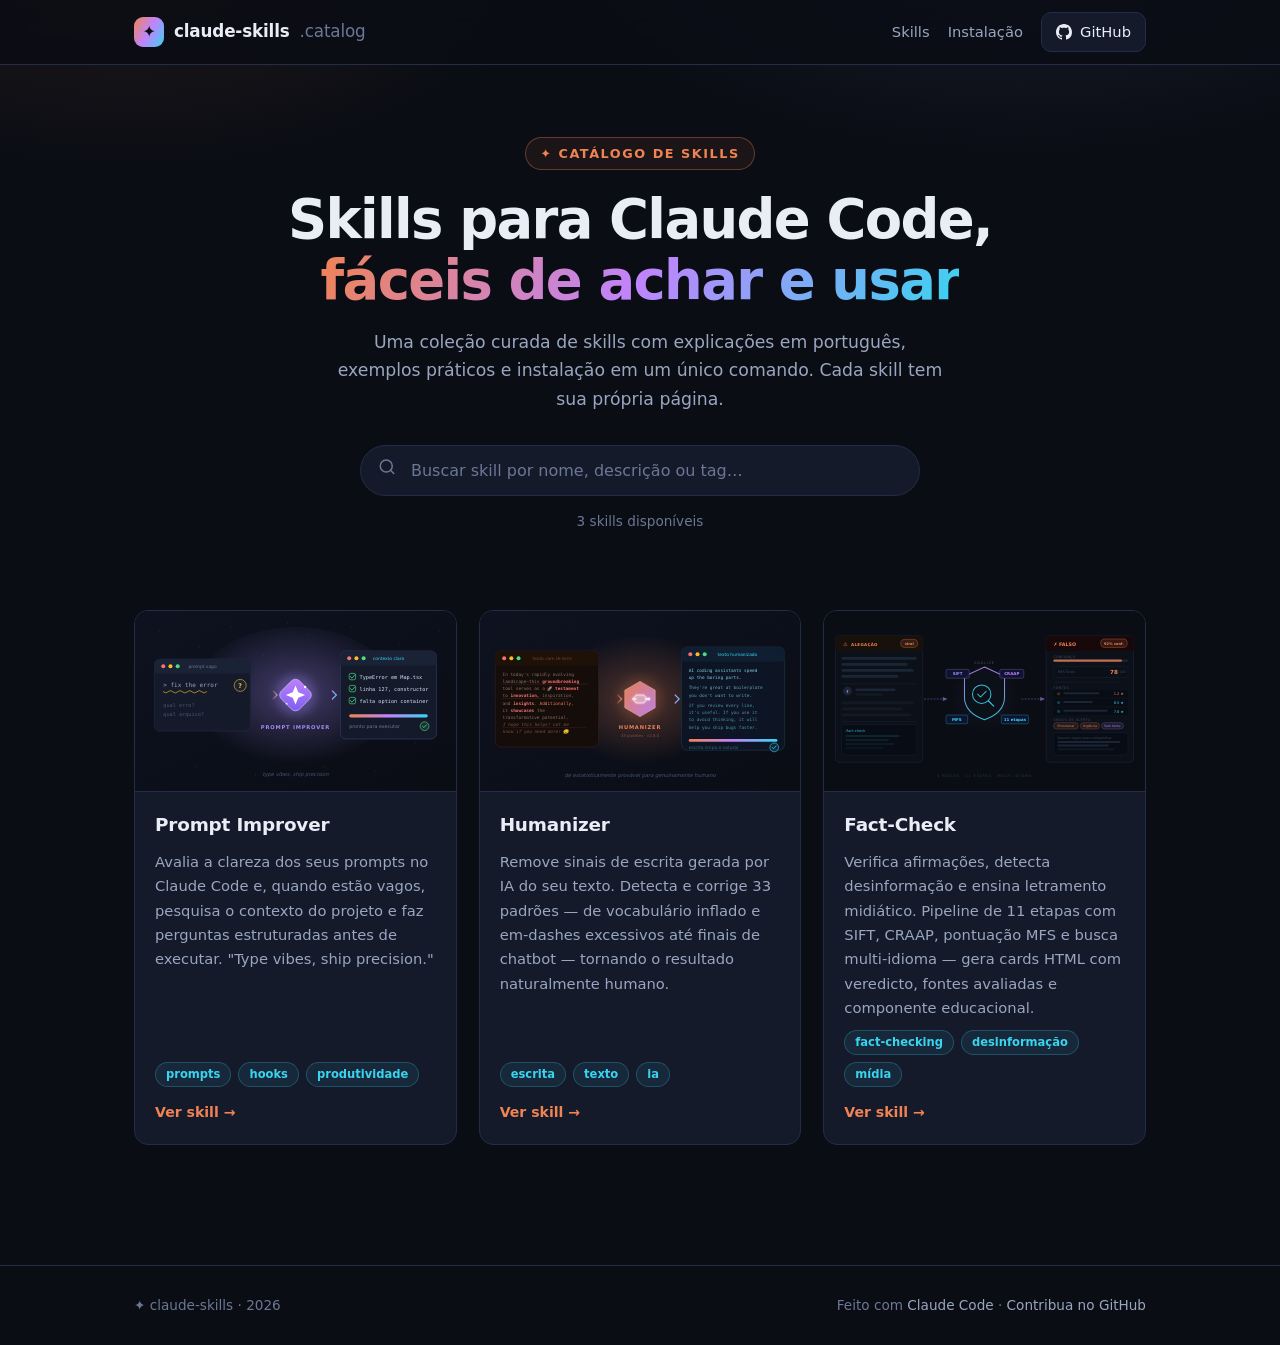
<file: docs/index.html>
<!DOCTYPE html>
<html lang="pt-BR">
<head>
  <meta charset="UTF-8">
  <meta name="viewport" content="width=device-width, initial-scale=1.0">
  <title>Claude Skills — Catálogo de skills para Claude Code</title>
  <meta name="description" content="Catálogo de skills para Claude Code: encontre, entenda e instale skills com exemplos práticos.">
  <link rel="stylesheet" href="assets/style.css">
  <link rel="icon" href="data:image/svg+xml,<svg xmlns='http://www.w3.org/2000/svg' viewBox='0 0 100 100'><text y='80' font-size='80'>✦</text></svg>">
</head>
<body>

  <header class="site-header">
    <div class="container">
      <a class="logo" href="index.html">
        <span class="spark">✦</span>
        claude-skills<span class="tld">.catalog</span>
      </a>
      <nav class="header-nav">
        <a href="#skills" class="nav-label">Skills</a>
        <a href="https://github.com/SamuelASantos/claude-skills#-instalação" class="nav-label">Instalação</a>
        <a class="btn-gh" href="https://github.com/SamuelASantos/claude-skills" target="_blank" rel="noopener">
          <svg width="16" height="16" viewBox="0 0 16 16" fill="currentColor"><path d="M8 0C3.58 0 0 3.58 0 8c0 3.54 2.29 6.53 5.47 7.59.4.07.55-.17.55-.38 0-.19-.01-.82-.01-1.49-2.01.37-2.53-.49-2.69-.94-.09-.23-.48-.94-.82-1.13-.28-.15-.68-.52-.01-.53.63-.01 1.08.58 1.23.82.72 1.21 1.87.87 2.33.66.07-.52.28-.87.51-1.07-1.78-.2-3.64-.89-3.64-3.95 0-.87.31-1.59.82-2.15-.08-.2-.36-1.02.08-2.12 0 0 .67-.21 2.2.82.64-.18 1.32-.27 2-.27s1.36.09 2 .27c1.53-1.04 2.2-.82 2.2-.82.44 1.1.16 1.92.08 2.12.51.56.82 1.27.82 2.15 0 3.07-1.87 3.75-3.65 3.95.29.25.54.73.54 1.48 0 1.07-.01 1.93-.01 2.2 0 .21.15.46.55.38A8.01 8.01 0 0 0 16 8c0-4.42-3.58-8-8-8z"/></svg>
          GitHub
        </a>
      </nav>
    </div>
  </header>

  <main>
    <section class="hero">
      <div class="container">
        <span class="eyebrow">✦ Catálogo de Skills</span>
        <h1>Skills para Claude Code,<br><span class="grad">fáceis de achar e usar</span></h1>
        <p class="lead">
          Uma coleção curada de skills com explicações em português, exemplos práticos
          e instalação em um único comando. Cada skill tem sua própria página.
        </p>
        <div class="search-wrap">
          <span class="icon">
            <svg width="18" height="18" viewBox="0 0 24 24" fill="none" stroke="currentColor" stroke-width="2" stroke-linecap="round"><circle cx="11" cy="11" r="8"/><path d="m21 21-4.3-4.3"/></svg>
          </span>
          <input id="search" type="search" placeholder="Buscar skill por nome, descrição ou tag…" autocomplete="off">
        </div>
        <p class="search-meta"><span id="count"></span></p>
      </div>
    </section>

    <section id="skills" class="skills-section">
      <div class="container">
        <div id="grid" class="skills-grid"></div>
        <p id="empty" class="empty-state">Nenhuma skill encontrada para essa busca. 🔍</p>
      </div>
    </section>
  </main>

  <footer class="site-footer">
    <div class="container">
      <span>✦ claude-skills · <span data-year></span></span>
      <span>Feito com <a href="https://claude.com/claude-code" target="_blank" rel="noopener">Claude Code</a> · <a href="https://github.com/SamuelASantos/claude-skills" target="_blank" rel="noopener">Contribua no GitHub</a></span>
    </div>
  </footer>

  <script src="assets/skills-data.js"></script>
  <script src="assets/site.js"></script>
  <script>
    const grid = document.getElementById("grid");
    const empty = document.getElementById("empty");
    const count = document.getElementById("count");
    const search = document.getElementById("search");

    function cardHTML(s) {
      return `
        <a class="skill-card" href="skills/${s.slug}.html">
          <div class="thumb"><img src="assets/img/${s.slug}.svg" alt="Ilustração da skill ${s.name}" loading="lazy"></div>
          <div class="body">
            <h3>${s.name}</h3>
            <p>${s.summary}</p>
            <div class="tags">${s.tags.map(t => `<span class="tag">${t}</span>`).join("")}</div>
            <span class="card-cta">Ver skill →</span>
          </div>
        </a>`;
    }

    function render(list) {
      grid.innerHTML = list.map(cardHTML).join("");
      empty.style.display = list.length ? "none" : "block";
      count.textContent = list.length === 1
        ? "1 skill disponível"
        : `${list.length} skills disponíveis`;
    }

    search.addEventListener("input", () => {
      const q = search.value.trim().toLowerCase();
      render(SKILLS.filter(s =>
        !q ||
        s.name.toLowerCase().includes(q) ||
        s.summary.toLowerCase().includes(q) ||
        s.tags.some(t => t.toLowerCase().includes(q))
      ));
    });

    render(SKILLS);
  </script>
</body>
</html>
</file>
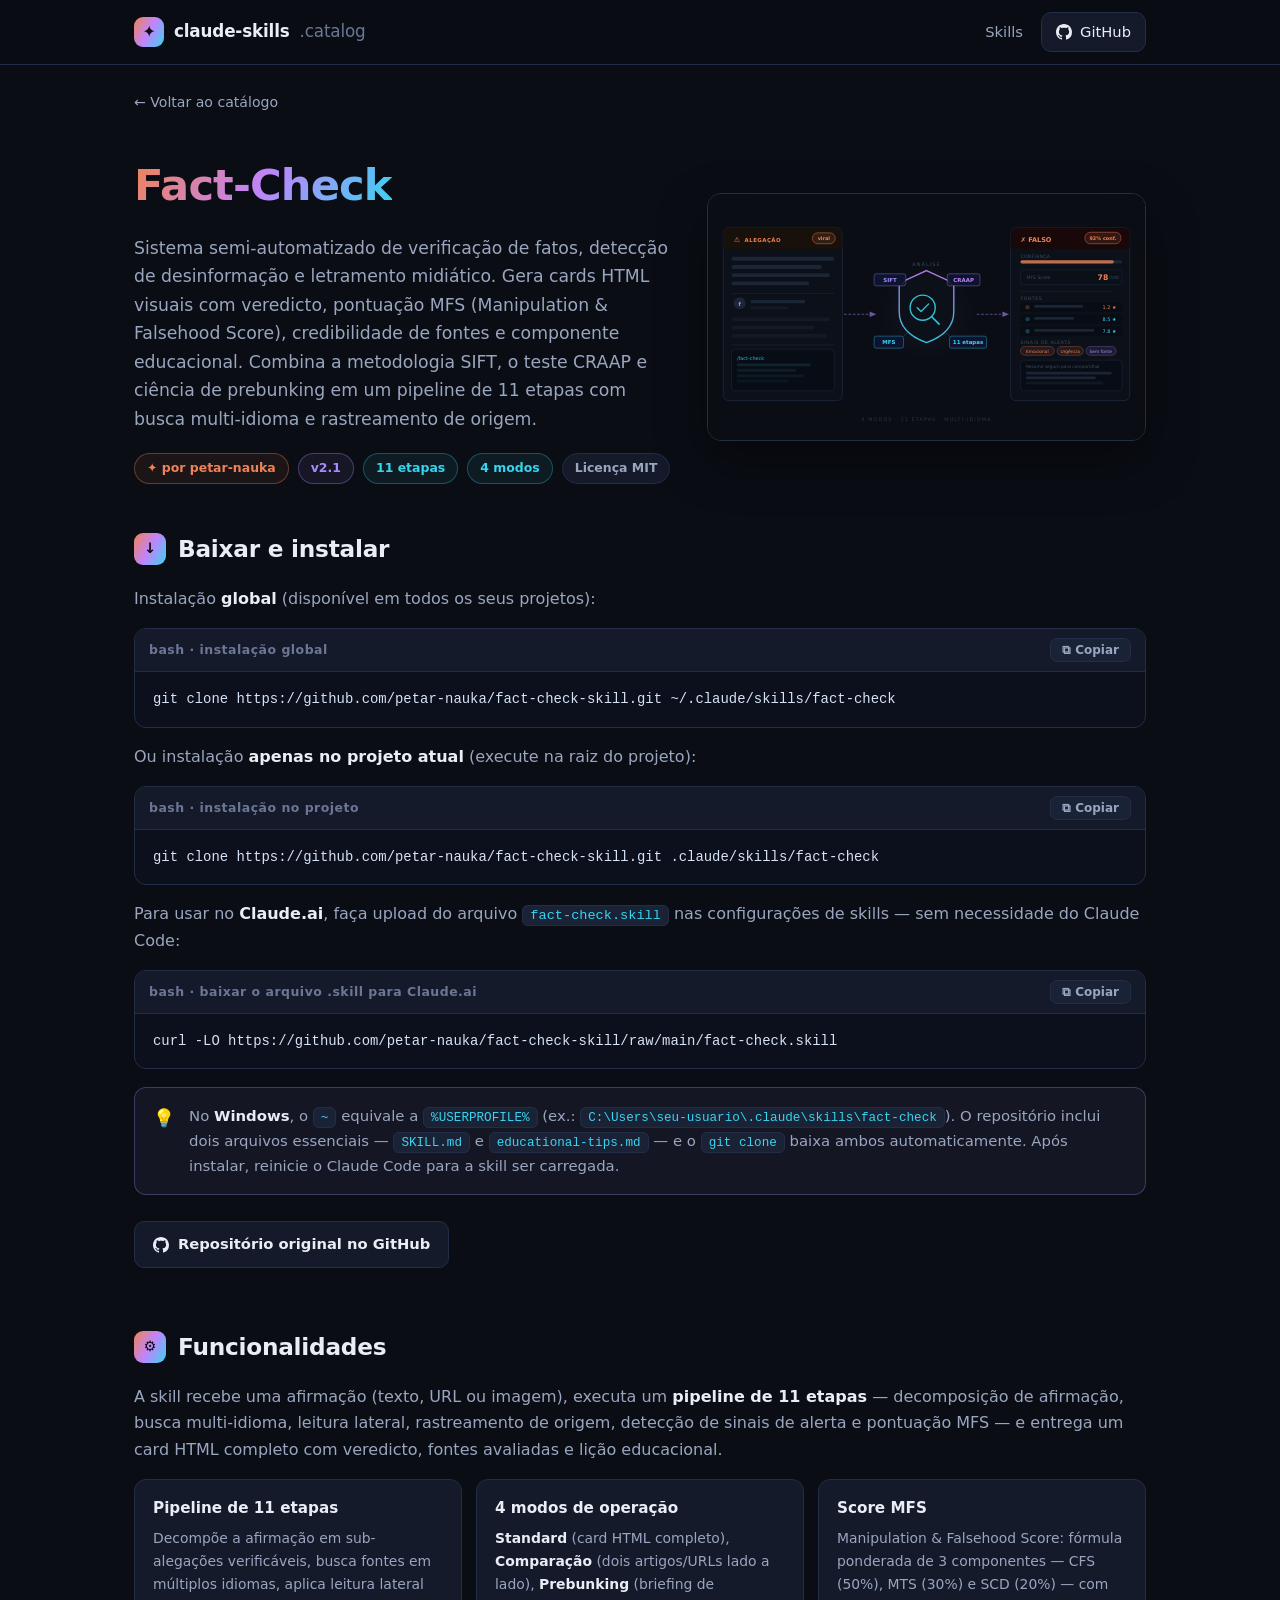
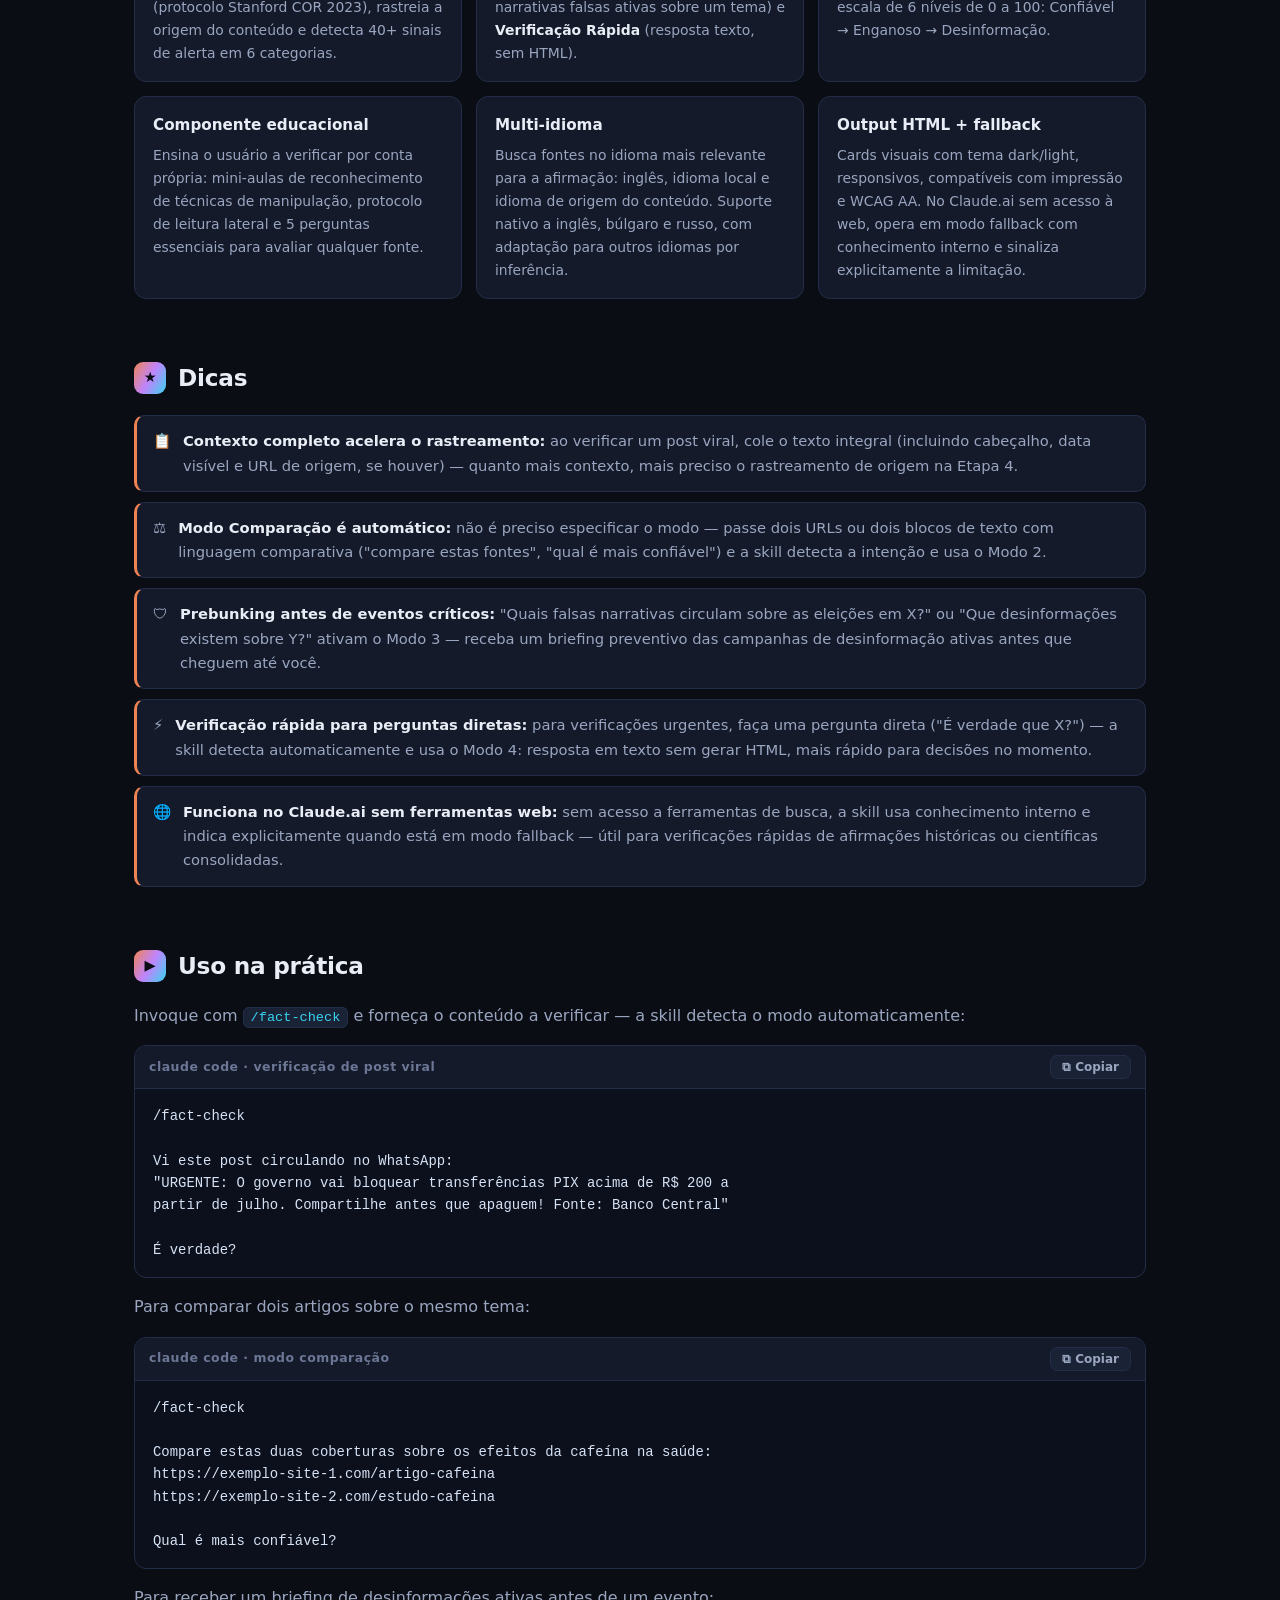
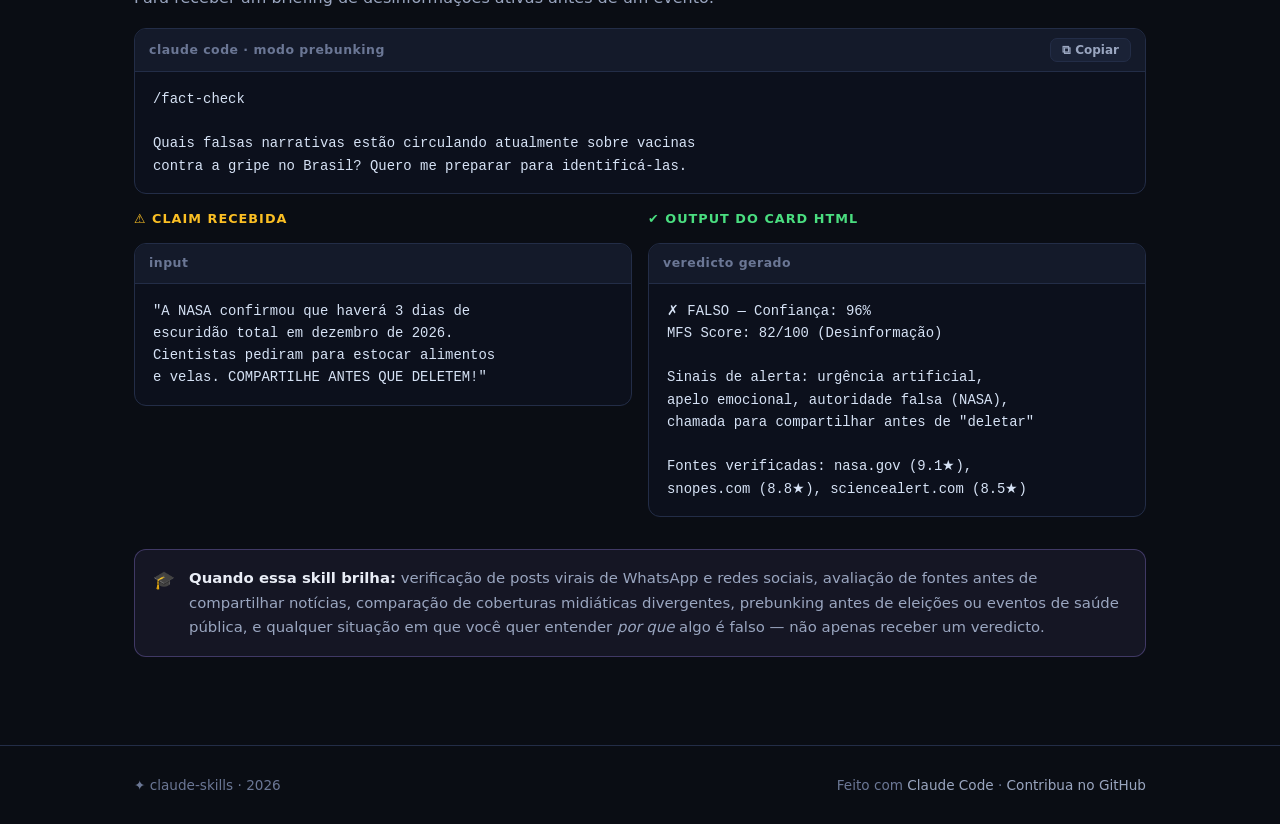
<file: docs/skills/fact-check.html>
<!DOCTYPE html>
<html lang="pt-BR">
<head>
  <meta charset="UTF-8">
  <meta name="viewport" content="width=device-width, initial-scale=1.0">
  <title>Fact-Check — Claude Skills</title>
  <meta name="description" content="Skill de verificação de fatos, detecção de desinformação e letramento midiático. Pipeline de 11 etapas com SIFT, CRAAP, pontuação MFS, busca multi-idioma e cards HTML visuais.">
  <link rel="stylesheet" href="../assets/style.css">
  <link rel="icon" href="data:image/svg+xml,<svg xmlns='http://www.w3.org/2000/svg' viewBox='0 0 100 100'><text y='80' font-size='80'>✦</text></svg>">
</head>
<body>

  <header class="site-header">
    <div class="container">
      <a class="logo" href="../index.html">
        <span class="spark">✦</span>
        claude-skills<span class="tld">.catalog</span>
      </a>
      <nav class="header-nav">
        <a href="../index.html#skills" class="nav-label">Skills</a>
        <a class="btn-gh" href="https://github.com/SamuelASantos/claude-skills" target="_blank" rel="noopener">
          <svg width="16" height="16" viewBox="0 0 16 16" fill="currentColor"><path d="M8 0C3.58 0 0 3.58 0 8c0 3.54 2.29 6.53 5.47 7.59.4.07.55-.17.55-.38 0-.19-.01-.82-.01-1.49-2.01.37-2.53-.49-2.69-.94-.09-.23-.48-.94-.82-1.13-.28-.15-.68-.52-.01-.53.63-.01 1.08.58 1.23.82.72 1.21 1.87.87 2.33.66.07-.52.28-.87.51-1.07-1.78-.2-3.64-.89-3.64-3.95 0-.87.31-1.59.82-2.15-.08-.2-.36-1.02.08-2.12 0 0 .67-.21 2.2.82.64-.18 1.32-.27 2-.27s1.36.09 2 .27c1.53-1.04 2.2-.82 2.2-.82.44 1.1.16 1.92.08 2.12.51.56.82 1.27.82 2.15 0 3.07-1.87 3.75-3.65 3.95.29.25.54.73.54 1.48 0 1.07-.01 1.93-.01 2.2 0 .21.15.46.55.38A8.01 8.01 0 0 0 16 8c0-4.42-3.58-8-8-8z"/></svg>
          GitHub
        </a>
      </nav>
    </div>
  </header>

  <main>
    <div class="container">

      <nav class="breadcrumb">
        <a href="../index.html">← Voltar ao catálogo</a>
      </nav>

      <!-- Nome + Resumo -->
      <section class="skill-hero">
        <div>
          <h1><span class="grad">Fact-Check</span></h1>
          <p class="summary">
            Sistema semi-automatizado de verificação de fatos, detecção de desinformação
            e letramento midiático. Gera cards HTML visuais com veredicto, pontuação MFS
            (Manipulation &amp; Falsehood Score), credibilidade de fontes e componente
            educacional. Combina a metodologia SIFT, o teste CRAAP e ciência de prebunking
            em um pipeline de 11 etapas com busca multi-idioma e rastreamento de origem.
          </p>
          <div class="badges">
            <span class="badge accent">✦ por petar-nauka</span>
            <span class="badge violet">v2.1</span>
            <span class="badge cyan">11 etapas</span>
            <span class="badge cyan">4 modos</span>
            <span class="badge">Licença MIT</span>
          </div>
        </div>
        <div class="art">
          <img src="../assets/img/fact-check.svg" alt="Ilustração: pipeline de verificação de fatos com claim de entrada, análise SIFT/CRAAP/MFS no centro e card de veredicto na saída">
        </div>
      </section>

      <!-- Download -->
      <section class="section" id="download">
        <h2><span class="num">↓</span> Baixar e instalar</h2>
        <p>Instalação <strong>global</strong> (disponível em todos os seus projetos):</p>
        <div class="code-block">
          <div class="code-head">
            <span>bash · instalação global</span>
            <button class="copy-btn">⧉ Copiar</button>
          </div>
          <pre>git clone https://github.com/petar-nauka/fact-check-skill.git ~/.claude/skills/fact-check</pre>
        </div>

        <p>Ou instalação <strong>apenas no projeto atual</strong> (execute na raiz do projeto):</p>
        <div class="code-block">
          <div class="code-head">
            <span>bash · instalação no projeto</span>
            <button class="copy-btn">⧉ Copiar</button>
          </div>
          <pre>git clone https://github.com/petar-nauka/fact-check-skill.git .claude/skills/fact-check</pre>
        </div>

        <p>Para usar no <strong>Claude.ai</strong>, faça upload do arquivo <code>fact-check.skill</code> nas configurações de skills — sem necessidade do Claude Code:</p>
        <div class="code-block">
          <div class="code-head">
            <span>bash · baixar o arquivo .skill para Claude.ai</span>
            <button class="copy-btn">⧉ Copiar</button>
          </div>
          <pre>curl -LO https://github.com/petar-nauka/fact-check-skill/raw/main/fact-check.skill</pre>
        </div>

        <div class="callout">
          <span class="ico">💡</span>
          <span>No <strong>Windows</strong>, o <code>~</code> equivale a <code>%USERPROFILE%</code>
          (ex.: <code>C:\Users\seu-usuario\.claude\skills\fact-check</code>).
          O repositório inclui dois arquivos essenciais — <code>SKILL.md</code> e
          <code>educational-tips.md</code> — e o <code>git clone</code> baixa ambos automaticamente.
          Após instalar, reinicie o Claude Code para a skill ser carregada.</span>
        </div>

        <a class="source-link" href="https://github.com/petar-nauka/fact-check-skill" target="_blank" rel="noopener">
          <svg width="16" height="16" viewBox="0 0 16 16" fill="currentColor"><path d="M8 0C3.58 0 0 3.58 0 8c0 3.54 2.29 6.53 5.47 7.59.4.07.55-.17.55-.38 0-.19-.01-.82-.01-1.49-2.01.37-2.53-.49-2.69-.94-.09-.23-.48-.94-.82-1.13-.28-.15-.68-.52-.01-.53.63-.01 1.08.58 1.23.82.72 1.21 1.87.87 2.33.66.07-.52.28-.87.51-1.07-1.78-.2-3.64-.89-3.64-3.95 0-.87.31-1.59.82-2.15-.08-.2-.36-1.02.08-2.12 0 0 .67-.21 2.2.82.64-.18 1.32-.27 2-.27s1.36.09 2 .27c1.53-1.04 2.2-.82 2.2-.82.44 1.1.16 1.92.08 2.12.51.56.82 1.27.82 2.15 0 3.07-1.87 3.75-3.65 3.95.29.25.54.73.54 1.48 0 1.07-.01 1.93-.01 2.2 0 .21.15.46.55.38A8.01 8.01 0 0 0 16 8c0-4.42-3.58-8-8-8z"/></svg>
          Repositório original no GitHub
        </a>
      </section>

      <!-- Funcionalidades -->
      <section class="section" id="funcionalidades">
        <h2><span class="num">⚙</span> Funcionalidades</h2>
        <p>
          A skill recebe uma afirmação (texto, URL ou imagem), executa um
          <strong>pipeline de 11 etapas</strong> — decomposição de afirmação, busca multi-idioma,
          leitura lateral, rastreamento de origem, detecção de sinais de alerta e pontuação MFS
          — e entrega um card HTML completo com veredicto, fontes avaliadas e lição educacional.
        </p>

        <div class="feature-grid">
          <div class="feature">
            <h4>Pipeline de 11 etapas</h4>
            <p>Decompõe a afirmação em sub-alegações verificáveis, busca fontes em múltiplos idiomas, aplica leitura lateral (protocolo Stanford COR 2023), rastreia a origem do conteúdo e detecta 40+ sinais de alerta em 6 categorias.</p>
          </div>
          <div class="feature">
            <h4>4 modos de operação</h4>
            <p><strong>Standard</strong> (card HTML completo), <strong>Comparação</strong> (dois artigos/URLs lado a lado), <strong>Prebunking</strong> (briefing de narrativas falsas ativas sobre um tema) e <strong>Verificação Rápida</strong> (resposta texto, sem HTML).</p>
          </div>
          <div class="feature">
            <h4>Score MFS</h4>
            <p>Manipulation &amp; Falsehood Score: fórmula ponderada de 3 componentes — CFS (50%), MTS (30%) e SCD (20%) — com escala de 6 níveis de 0 a 100: Confiável → Enganoso → Desinformação.</p>
          </div>
          <div class="feature">
            <h4>Componente educacional</h4>
            <p>Ensina o usuário a verificar por conta própria: mini-aulas de reconhecimento de técnicas de manipulação, protocolo de leitura lateral e 5 perguntas essenciais para avaliar qualquer fonte.</p>
          </div>
          <div class="feature">
            <h4>Multi-idioma</h4>
            <p>Busca fontes no idioma mais relevante para a afirmação: inglês, idioma local e idioma de origem do conteúdo. Suporte nativo a inglês, búlgaro e russo, com adaptação para outros idiomas por inferência.</p>
          </div>
          <div class="feature">
            <h4>Output HTML + fallback</h4>
            <p>Cards visuais com tema dark/light, responsivos, compatíveis com impressão e WCAG AA. No Claude.ai sem acesso à web, opera em modo fallback com conhecimento interno e sinaliza explicitamente a limitação.</p>
          </div>
        </div>
      </section>

      <!-- Dicas -->
      <section class="section" id="dicas">
        <h2><span class="num">★</span> Dicas</h2>
        <ul class="tip-list">
          <li><span class="ico">📋</span><span><strong>Contexto completo acelera o rastreamento:</strong> ao verificar um post viral, cole o texto integral (incluindo cabeçalho, data visível e URL de origem, se houver) — quanto mais contexto, mais preciso o rastreamento de origem na Etapa 4.</span></li>
          <li><span class="ico">⚖</span><span><strong>Modo Comparação é automático:</strong> não é preciso especificar o modo — passe dois URLs ou dois blocos de texto com linguagem comparativa ("compare estas fontes", "qual é mais confiável") e a skill detecta a intenção e usa o Modo 2.</span></li>
          <li><span class="ico">🛡</span><span><strong>Prebunking antes de eventos críticos:</strong> "Quais falsas narrativas circulam sobre as eleições em X?" ou "Que desinformações existem sobre Y?" ativam o Modo 3 — receba um briefing preventivo das campanhas de desinformação ativas antes que cheguem até você.</span></li>
          <li><span class="ico">⚡</span><span><strong>Verificação rápida para perguntas diretas:</strong> para verificações urgentes, faça uma pergunta direta ("É verdade que X?") — a skill detecta automaticamente e usa o Modo 4: resposta em texto sem gerar HTML, mais rápido para decisões no momento.</span></li>
          <li><span class="ico">🌐</span><span><strong>Funciona no Claude.ai sem ferramentas web:</strong> sem acesso a ferramentas de busca, a skill usa conhecimento interno e indica explicitamente quando está em modo fallback — útil para verificações rápidas de afirmações históricas ou científicas consolidadas.</span></li>
        </ul>
      </section>

      <!-- Uso na prática -->
      <section class="section" id="uso">
        <h2><span class="num">▶</span> Uso na prática</h2>
        <p>Invoque com <code>/fact-check</code> e forneça o conteúdo a verificar — a skill detecta o modo automaticamente:</p>

        <div class="code-block">
          <div class="code-head"><span>claude code · verificação de post viral</span><button class="copy-btn">⧉ Copiar</button></div>
          <pre>/fact-check

Vi este post circulando no WhatsApp:
"URGENTE: O governo vai bloquear transferências PIX acima de R$ 200 a
partir de julho. Compartilhe antes que apaguem! Fonte: Banco Central"

É verdade?</pre>
        </div>

        <p>Para comparar dois artigos sobre o mesmo tema:</p>

        <div class="code-block">
          <div class="code-head"><span>claude code · modo comparação</span><button class="copy-btn">⧉ Copiar</button></div>
          <pre>/fact-check

Compare estas duas coberturas sobre os efeitos da cafeína na saúde:
https://exemplo-site-1.com/artigo-cafeina
https://exemplo-site-2.com/estudo-cafeina

Qual é mais confiável?</pre>
        </div>

        <p>Para receber um briefing de desinformações ativas antes de um evento:</p>

        <div class="code-block">
          <div class="code-head"><span>claude code · modo prebunking</span><button class="copy-btn">⧉ Copiar</button></div>
          <pre>/fact-check

Quais falsas narrativas estão circulando atualmente sobre vacinas
contra a gripe no Brasil? Quero me preparar para identificá-las.</pre>
        </div>

        <div class="example-pair">
          <div class="vague">
            <div class="label">⚠ Claim recebida</div>
            <div class="code-block">
              <div class="code-head"><span>input</span></div>
              <pre>"A NASA confirmou que haverá 3 dias de
escuridão total em dezembro de 2026.
Cientistas pediram para estocar alimentos
e velas. COMPARTILHE ANTES QUE DELETEM!"</pre>
            </div>
          </div>
          <div class="clear">
            <div class="label">✔ Output do card HTML</div>
            <div class="code-block">
              <div class="code-head"><span>veredicto gerado</span></div>
              <pre>✗ FALSO — Confiança: 96%
MFS Score: 82/100 (Desinformação)

Sinais de alerta: urgência artificial,
apelo emocional, autoridade falsa (NASA),
chamada para compartilhar antes de "deletar"

Fontes verificadas: nasa.gov (9.1★),
snopes.com (8.8★), sciencealert.com (8.5★)</pre>
            </div>
          </div>
        </div>

        <div class="callout">
          <span class="ico">🎓</span>
          <span><strong>Quando essa skill brilha:</strong> verificação de posts virais de WhatsApp e redes sociais,
          avaliação de fontes antes de compartilhar notícias, comparação de coberturas midiáticas divergentes,
          prebunking antes de eleições ou eventos de saúde pública, e qualquer situação em que você quer
          entender <em>por que</em> algo é falso — não apenas receber um veredicto.</span>
        </div>
      </section>

    </div>
  </main>

  <footer class="site-footer">
    <div class="container">
      <span>✦ claude-skills · <span data-year></span></span>
      <span>Feito com <a href="https://claude.com/claude-code" target="_blank" rel="noopener">Claude Code</a> · <a href="https://github.com/SamuelASantos/claude-skills" target="_blank" rel="noopener">Contribua no GitHub</a></span>
    </div>
  </footer>

  <script src="../assets/site.js"></script>
</body>
</html>
</file>
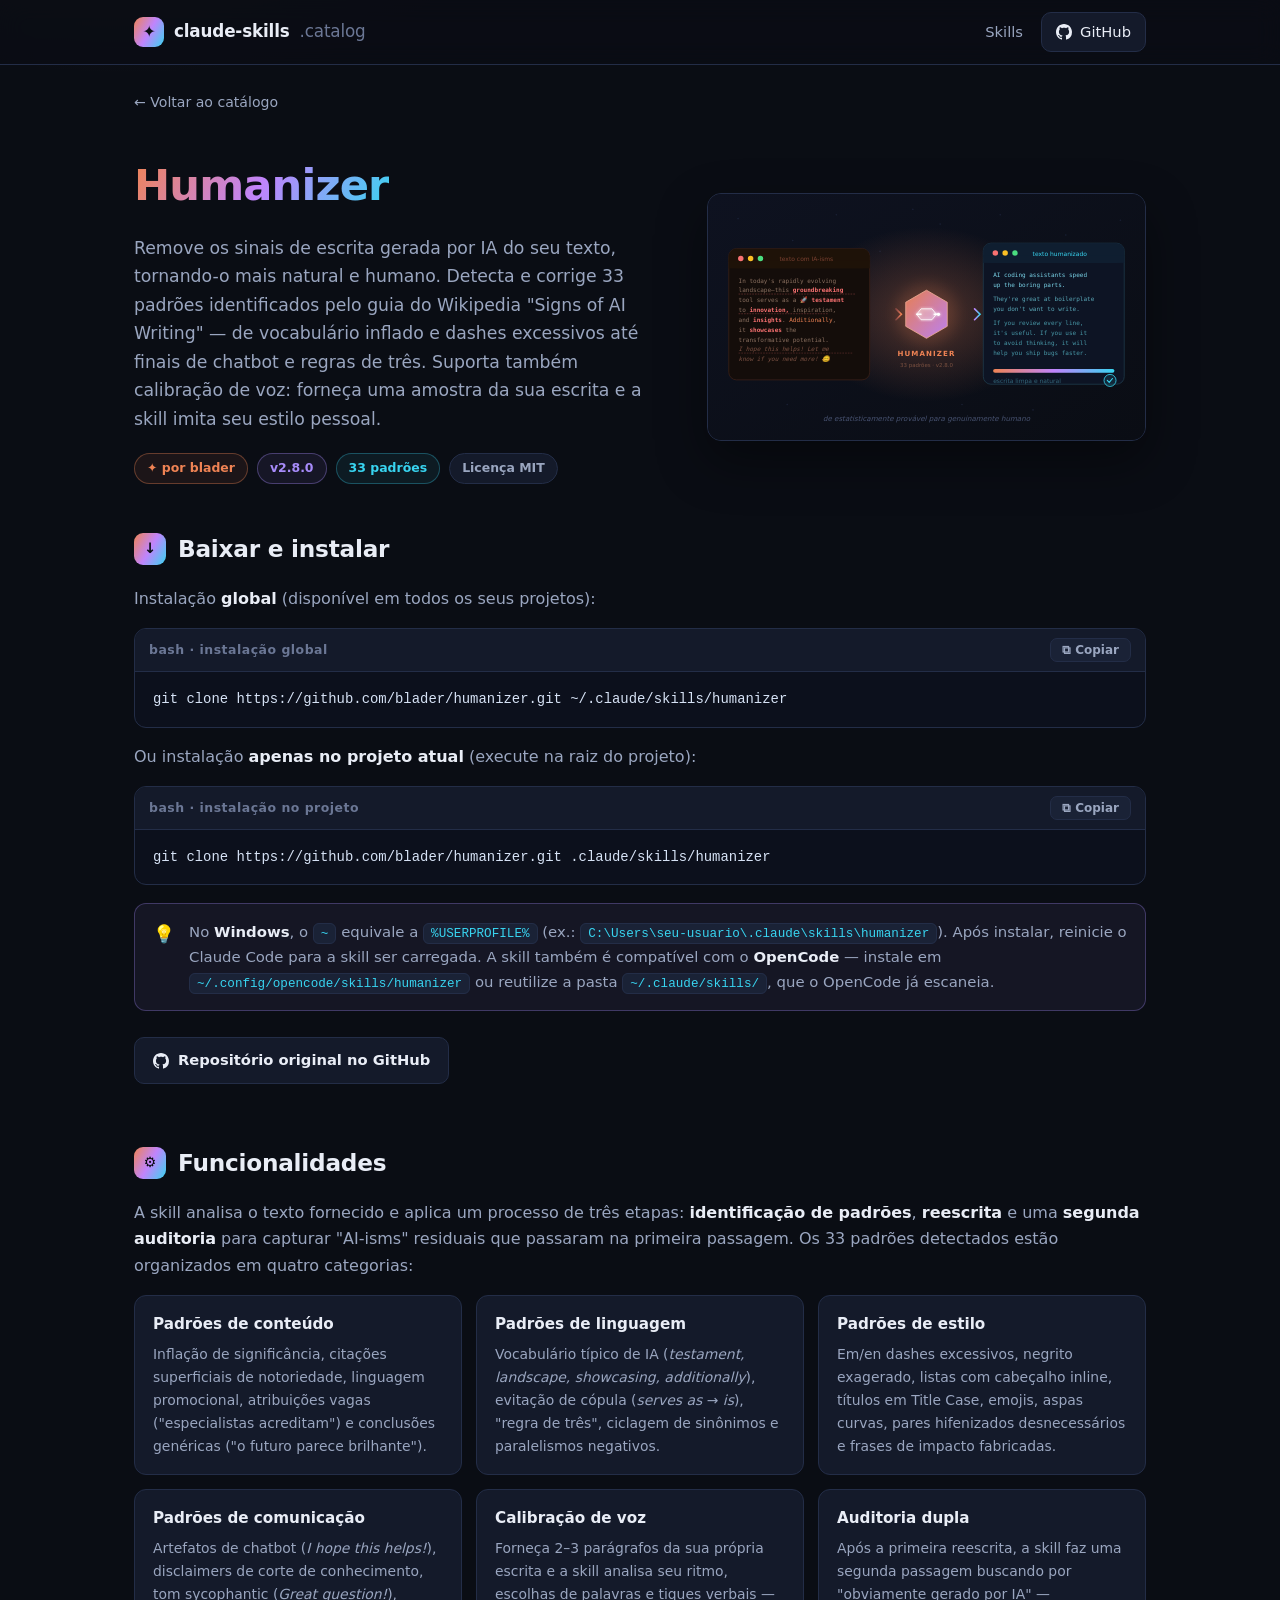
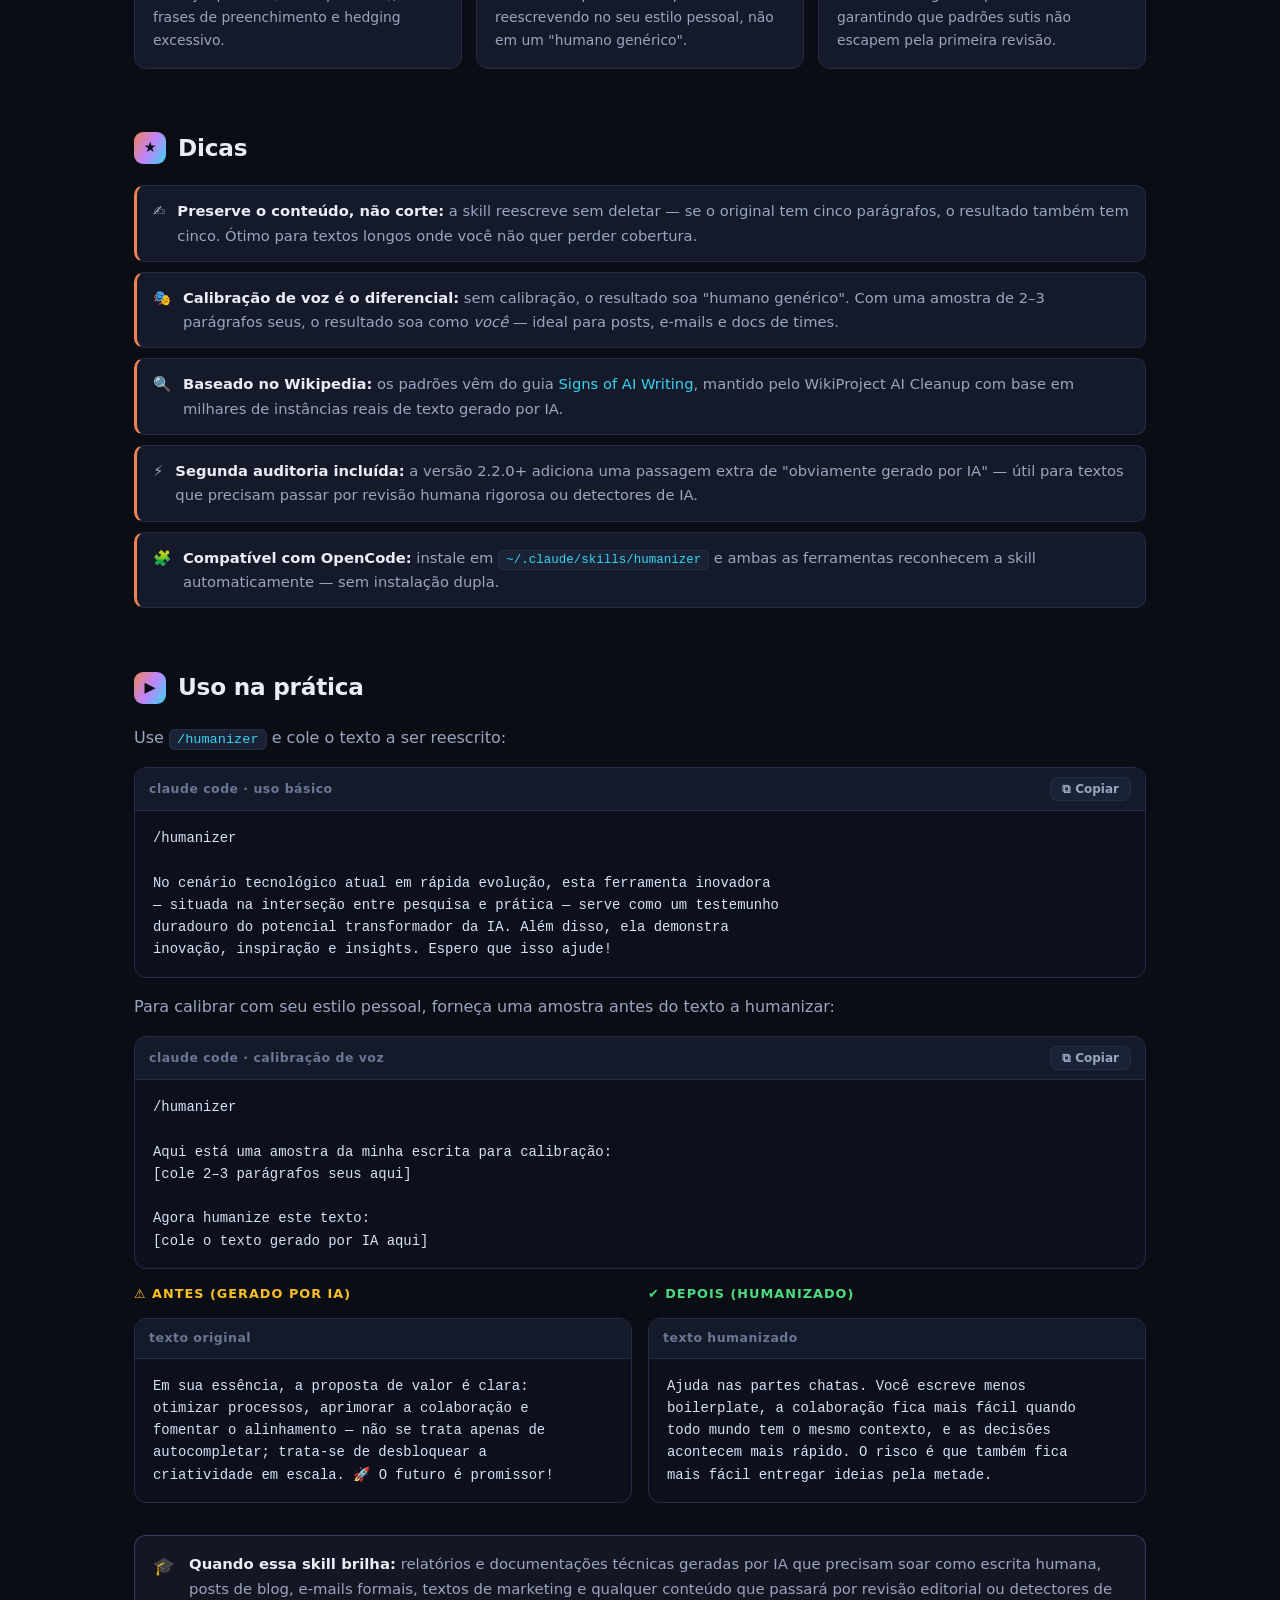
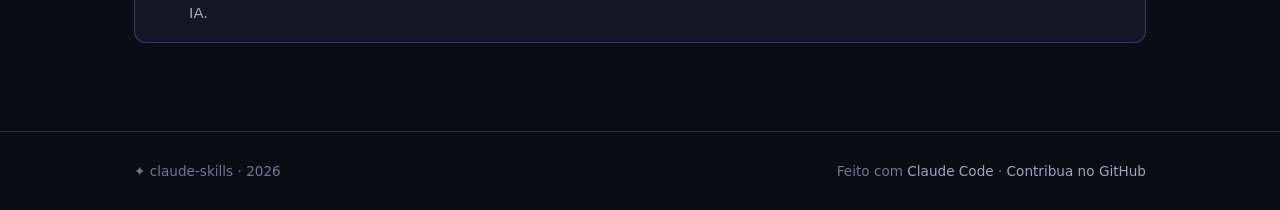
<file: docs/skills/humanizer.html>
<!DOCTYPE html>
<html lang="pt-BR">
<head>
  <meta charset="UTF-8">
  <meta name="viewport" content="width=device-width, initial-scale=1.0">
  <title>Humanizer — Claude Skills</title>
  <meta name="description" content="Skill que remove sinais de escrita gerada por IA do seu texto, tornando-o mais natural e humano. Detecta e corrige 33 padrões baseados no guia do Wikipedia.">
  <link rel="stylesheet" href="../assets/style.css">
  <link rel="icon" href="data:image/svg+xml,<svg xmlns='http://www.w3.org/2000/svg' viewBox='0 0 100 100'><text y='80' font-size='80'>✦</text></svg>">
</head>
<body>

  <header class="site-header">
    <div class="container">
      <a class="logo" href="../index.html">
        <span class="spark">✦</span>
        claude-skills<span class="tld">.catalog</span>
      </a>
      <nav class="header-nav">
        <a href="../index.html#skills" class="nav-label">Skills</a>
        <a class="btn-gh" href="https://github.com/SamuelASantos/claude-skills" target="_blank" rel="noopener">
          <svg width="16" height="16" viewBox="0 0 16 16" fill="currentColor"><path d="M8 0C3.58 0 0 3.58 0 8c0 3.54 2.29 6.53 5.47 7.59.4.07.55-.17.55-.38 0-.19-.01-.82-.01-1.49-2.01.37-2.53-.49-2.69-.94-.09-.23-.48-.94-.82-1.13-.28-.15-.68-.52-.01-.53.63-.01 1.08.58 1.23.82.72 1.21 1.87.87 2.33.66.07-.52.28-.87.51-1.07-1.78-.2-3.64-.89-3.64-3.95 0-.87.31-1.59.82-2.15-.08-.2-.36-1.02.08-2.12 0 0 .67-.21 2.2.82.64-.18 1.32-.27 2-.27s1.36.09 2 .27c1.53-1.04 2.2-.82 2.2-.82.44 1.1.16 1.92.08 2.12.51.56.82 1.27.82 2.15 0 3.07-1.87 3.75-3.65 3.95.29.25.54.73.54 1.48 0 1.07-.01 1.93-.01 2.2 0 .21.15.46.55.38A8.01 8.01 0 0 0 16 8c0-4.42-3.58-8-8-8z"/></svg>
          GitHub
        </a>
      </nav>
    </div>
  </header>

  <main>
    <div class="container">

      <nav class="breadcrumb">
        <a href="../index.html">← Voltar ao catálogo</a>
      </nav>

      <!-- Nome + Resumo -->
      <section class="skill-hero">
        <div>
          <h1><span class="grad">Humanizer</span></h1>
          <p class="summary">
            Remove os sinais de escrita gerada por IA do seu texto, tornando-o mais natural
            e humano. Detecta e corrige 33 padrões identificados pelo guia do Wikipedia
            "Signs of AI Writing" — de vocabulário inflado e dashes excessivos até finais
            de chatbot e regras de três. Suporta também calibração de voz: forneça uma
            amostra da sua escrita e a skill imita seu estilo pessoal.
          </p>
          <div class="badges">
            <span class="badge accent">✦ por blader</span>
            <span class="badge violet">v2.8.0</span>
            <span class="badge cyan">33 padrões</span>
            <span class="badge">Licença MIT</span>
          </div>
        </div>
        <div class="art">
          <img src="../assets/img/humanizer.svg" alt="Ilustração: texto com IA-isms sendo transformado em escrita natural e humana pela skill Humanizer">
        </div>
      </section>

      <!-- Download -->
      <section class="section" id="download">
        <h2><span class="num">↓</span> Baixar e instalar</h2>
        <p>Instalação <strong>global</strong> (disponível em todos os seus projetos):</p>
        <div class="code-block">
          <div class="code-head">
            <span>bash · instalação global</span>
            <button class="copy-btn">⧉ Copiar</button>
          </div>
          <pre>git clone https://github.com/blader/humanizer.git ~/.claude/skills/humanizer</pre>
        </div>

        <p>Ou instalação <strong>apenas no projeto atual</strong> (execute na raiz do projeto):</p>
        <div class="code-block">
          <div class="code-head">
            <span>bash · instalação no projeto</span>
            <button class="copy-btn">⧉ Copiar</button>
          </div>
          <pre>git clone https://github.com/blader/humanizer.git .claude/skills/humanizer</pre>
        </div>

        <div class="callout">
          <span class="ico">💡</span>
          <span>No <strong>Windows</strong>, o <code>~</code> equivale a <code>%USERPROFILE%</code>
          (ex.: <code>C:\Users\seu-usuario\.claude\skills\humanizer</code>).
          Após instalar, reinicie o Claude Code para a skill ser carregada.
          A skill também é compatível com o <strong>OpenCode</strong> — instale em
          <code>~/.config/opencode/skills/humanizer</code> ou reutilize a pasta
          <code>~/.claude/skills/</code>, que o OpenCode já escaneia.</span>
        </div>

        <a class="source-link" href="https://github.com/blader/humanizer" target="_blank" rel="noopener">
          <svg width="16" height="16" viewBox="0 0 16 16" fill="currentColor"><path d="M8 0C3.58 0 0 3.58 0 8c0 3.54 2.29 6.53 5.47 7.59.4.07.55-.17.55-.38 0-.19-.01-.82-.01-1.49-2.01.37-2.53-.49-2.69-.94-.09-.23-.48-.94-.82-1.13-.28-.15-.68-.52-.01-.53.63-.01 1.08.58 1.23.82.72 1.21 1.87.87 2.33.66.07-.52.28-.87.51-1.07-1.78-.2-3.64-.89-3.64-3.95 0-.87.31-1.59.82-2.15-.08-.2-.36-1.02.08-2.12 0 0 .67-.21 2.2.82.64-.18 1.32-.27 2-.27s1.36.09 2 .27c1.53-1.04 2.2-.82 2.2-.82.44 1.1.16 1.92.08 2.12.51.56.82 1.27.82 2.15 0 3.07-1.87 3.75-3.65 3.95.29.25.54.73.54 1.48 0 1.07-.01 1.93-.01 2.2 0 .21.15.46.55.38A8.01 8.01 0 0 0 16 8c0-4.42-3.58-8-8-8z"/></svg>
          Repositório original no GitHub
        </a>
      </section>

      <!-- Funcionalidades -->
      <section class="section" id="funcionalidades">
        <h2><span class="num">⚙</span> Funcionalidades</h2>
        <p>
          A skill analisa o texto fornecido e aplica um processo de três etapas:
          <strong>identificação de padrões</strong>, <strong>reescrita</strong> e uma
          <strong>segunda auditoria</strong> para capturar "AI-isms" residuais que passaram
          na primeira passagem. Os 33 padrões detectados estão organizados em quatro categorias:
        </p>

        <div class="feature-grid">
          <div class="feature">
            <h4>Padrões de conteúdo</h4>
            <p>Inflação de significância, citações superficiais de notoriedade, linguagem promocional, atribuições vagas ("especialistas acreditam") e conclusões genéricas ("o futuro parece brilhante").</p>
          </div>
          <div class="feature">
            <h4>Padrões de linguagem</h4>
            <p>Vocabulário típico de IA (<em>testament, landscape, showcasing, additionally</em>), evitação de cópula (<em>serves as</em> → <em>is</em>), "regra de três", ciclagem de sinônimos e paralelismos negativos.</p>
          </div>
          <div class="feature">
            <h4>Padrões de estilo</h4>
            <p>Em/en dashes excessivos, negrito exagerado, listas com cabeçalho inline, títulos em Title Case, emojis, aspas curvas, pares hifenizados desnecessários e frases de impacto fabricadas.</p>
          </div>
          <div class="feature">
            <h4>Padrões de comunicação</h4>
            <p>Artefatos de chatbot (<em>I hope this helps!</em>), disclaimers de corte de conhecimento, tom sycophantic (<em>Great question!</em>), frases de preenchimento e hedging excessivo.</p>
          </div>
          <div class="feature">
            <h4>Calibração de voz</h4>
            <p>Forneça 2–3 parágrafos da sua própria escrita e a skill analisa seu ritmo, escolhas de palavras e tiques verbais — reescrevendo no seu estilo pessoal, não em um "humano genérico".</p>
          </div>
          <div class="feature">
            <h4>Auditoria dupla</h4>
            <p>Após a primeira reescrita, a skill faz uma segunda passagem buscando por "obviamente gerado por IA" — garantindo que padrões sutis não escapem pela primeira revisão.</p>
          </div>
        </div>
      </section>

      <!-- Dicas -->
      <section class="section" id="dicas">
        <h2><span class="num">★</span> Dicas</h2>
        <ul class="tip-list">
          <li><span class="ico">✍</span><span><strong>Preserve o conteúdo, não corte:</strong> a skill reescreve sem deletar — se o original tem cinco parágrafos, o resultado também tem cinco. Ótimo para textos longos onde você não quer perder cobertura.</span></li>
          <li><span class="ico">🎭</span><span><strong>Calibração de voz é o diferencial:</strong> sem calibração, o resultado soa "humano genérico". Com uma amostra de 2–3 parágrafos seus, o resultado soa como <em>você</em> — ideal para posts, e-mails e docs de times.</span></li>
          <li><span class="ico">🔍</span><span><strong>Baseado no Wikipedia:</strong> os padrões vêm do guia <a href="https://en.wikipedia.org/wiki/Wikipedia:Signs_of_AI_writing" target="_blank" rel="noopener">Signs of AI Writing</a>, mantido pelo WikiProject AI Cleanup com base em milhares de instâncias reais de texto gerado por IA.</span></li>
          <li><span class="ico">⚡</span><span><strong>Segunda auditoria incluída:</strong> a versão 2.2.0+ adiciona uma passagem extra de "obviamente gerado por IA" — útil para textos que precisam passar por revisão humana rigorosa ou detectores de IA.</span></li>
          <li><span class="ico">🧩</span><span><strong>Compatível com OpenCode:</strong> instale em <code>~/.claude/skills/humanizer</code> e ambas as ferramentas reconhecem a skill automaticamente — sem instalação dupla.</span></li>
        </ul>
      </section>

      <!-- Uso na prática -->
      <section class="section" id="uso">
        <h2><span class="num">▶</span> Uso na prática</h2>
        <p>Use <code>/humanizer</code> e cole o texto a ser reescrito:</p>

        <div class="code-block">
          <div class="code-head"><span>claude code · uso básico</span><button class="copy-btn">⧉ Copiar</button></div>
          <pre>/humanizer

No cenário tecnológico atual em rápida evolução, esta ferramenta inovadora
— situada na interseção entre pesquisa e prática — serve como um testemunho
duradouro do potencial transformador da IA. Além disso, ela demonstra
inovação, inspiração e insights. Espero que isso ajude!</pre>
        </div>

        <p>Para calibrar com seu estilo pessoal, forneça uma amostra antes do texto a humanizar:</p>

        <div class="code-block">
          <div class="code-head"><span>claude code · calibração de voz</span><button class="copy-btn">⧉ Copiar</button></div>
          <pre>/humanizer

Aqui está uma amostra da minha escrita para calibração:
[cole 2–3 parágrafos seus aqui]

Agora humanize este texto:
[cole o texto gerado por IA aqui]</pre>
        </div>

        <div class="example-pair">
          <div class="vague">
            <div class="label">⚠ Antes (gerado por IA)</div>
            <div class="code-block">
              <div class="code-head"><span>texto original</span></div>
              <pre>Em sua essência, a proposta de valor é clara:
otimizar processos, aprimorar a colaboração e
fomentar o alinhamento — não se trata apenas de
autocompletar; trata-se de desbloquear a
criatividade em escala. 🚀 O futuro é promissor!</pre>
            </div>
          </div>
          <div class="clear">
            <div class="label">✔ Depois (humanizado)</div>
            <div class="code-block">
              <div class="code-head"><span>texto humanizado</span></div>
              <pre>Ajuda nas partes chatas. Você escreve menos
boilerplate, a colaboração fica mais fácil quando
todo mundo tem o mesmo contexto, e as decisões
acontecem mais rápido. O risco é que também fica
mais fácil entregar ideias pela metade.</pre>
            </div>
          </div>
        </div>

        <div class="callout">
          <span class="ico">🎓</span>
          <span><strong>Quando essa skill brilha:</strong> relatórios e documentações técnicas geradas por
          IA que precisam soar como escrita humana, posts de blog, e-mails formais, textos de
          marketing e qualquer conteúdo que passará por revisão editorial ou detectores de IA.</span>
        </div>
      </section>

    </div>
  </main>

  <footer class="site-footer">
    <div class="container">
      <span>✦ claude-skills · <span data-year></span></span>
      <span>Feito com <a href="https://claude.com/claude-code" target="_blank" rel="noopener">Claude Code</a> · <a href="https://github.com/SamuelASantos/claude-skills" target="_blank" rel="noopener">Contribua no GitHub</a></span>
    </div>
  </footer>

  <script src="../assets/site.js"></script>
</body>
</html>
</file>
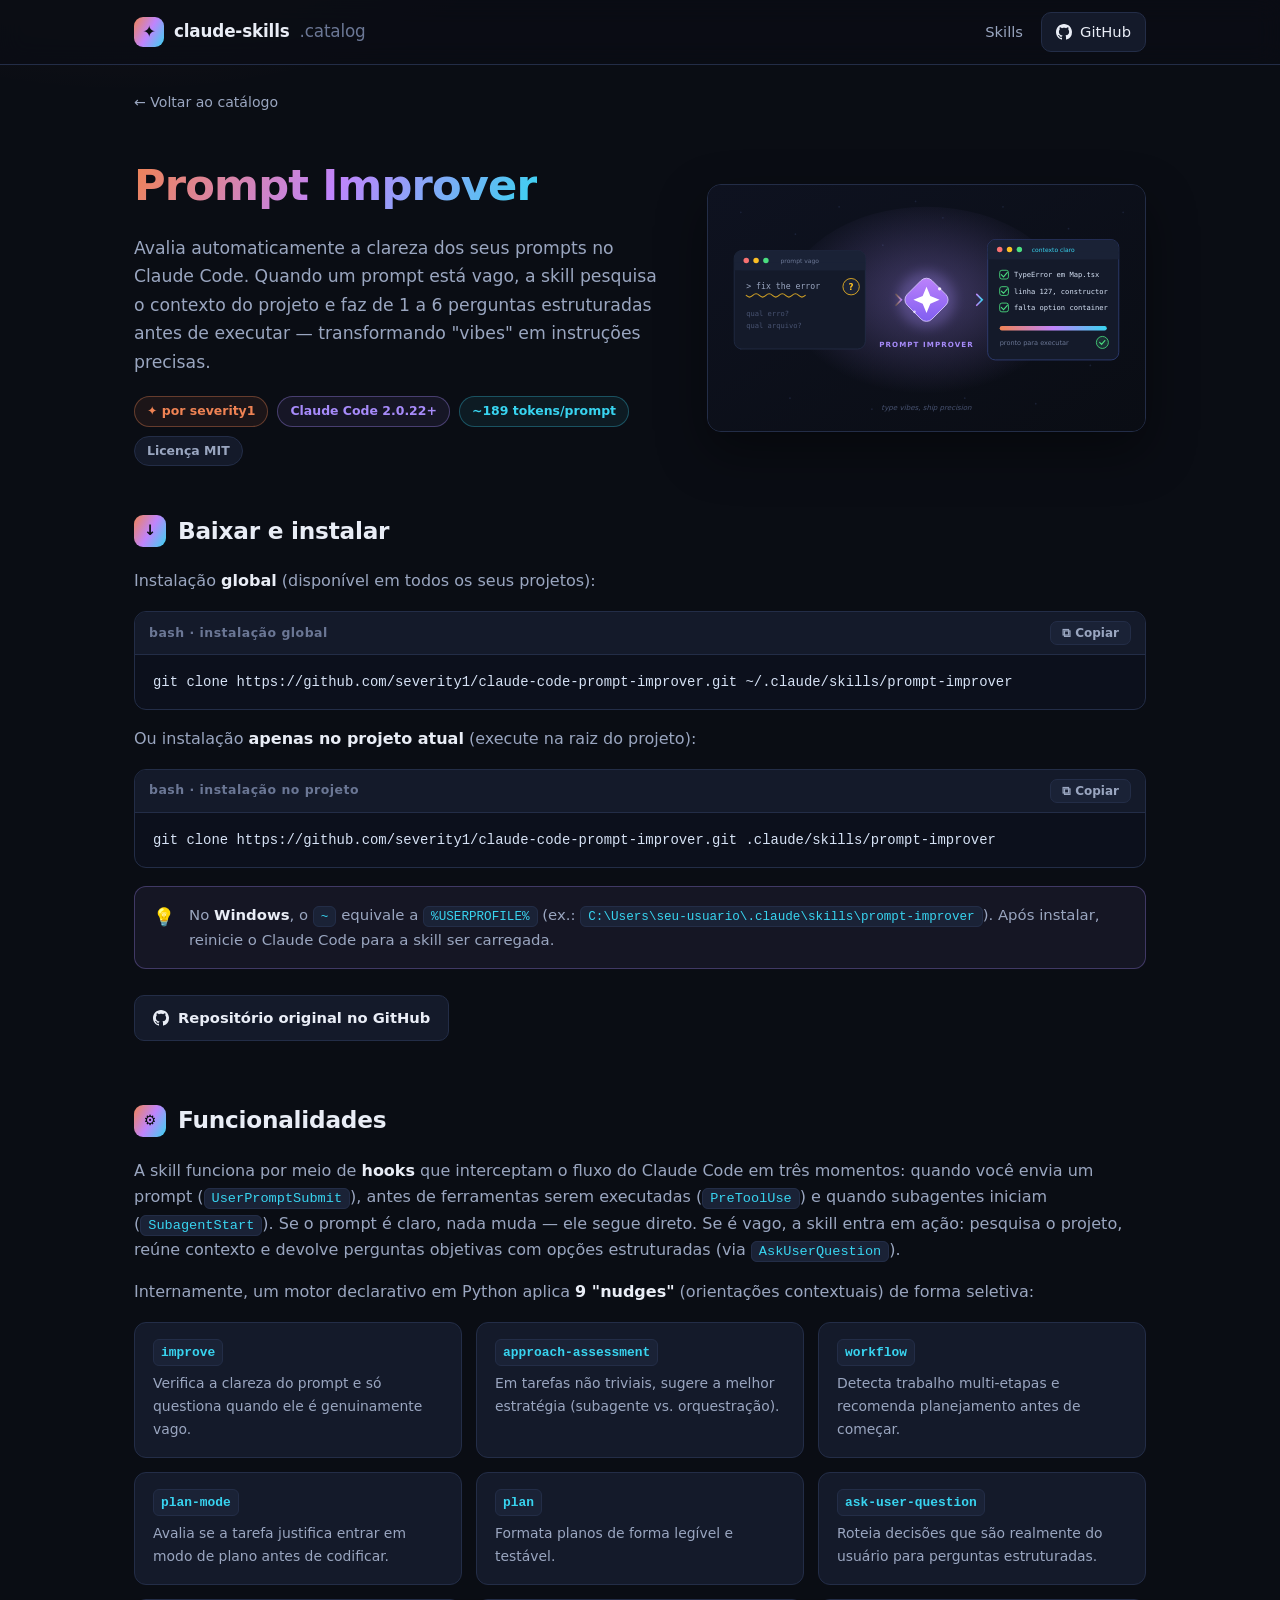
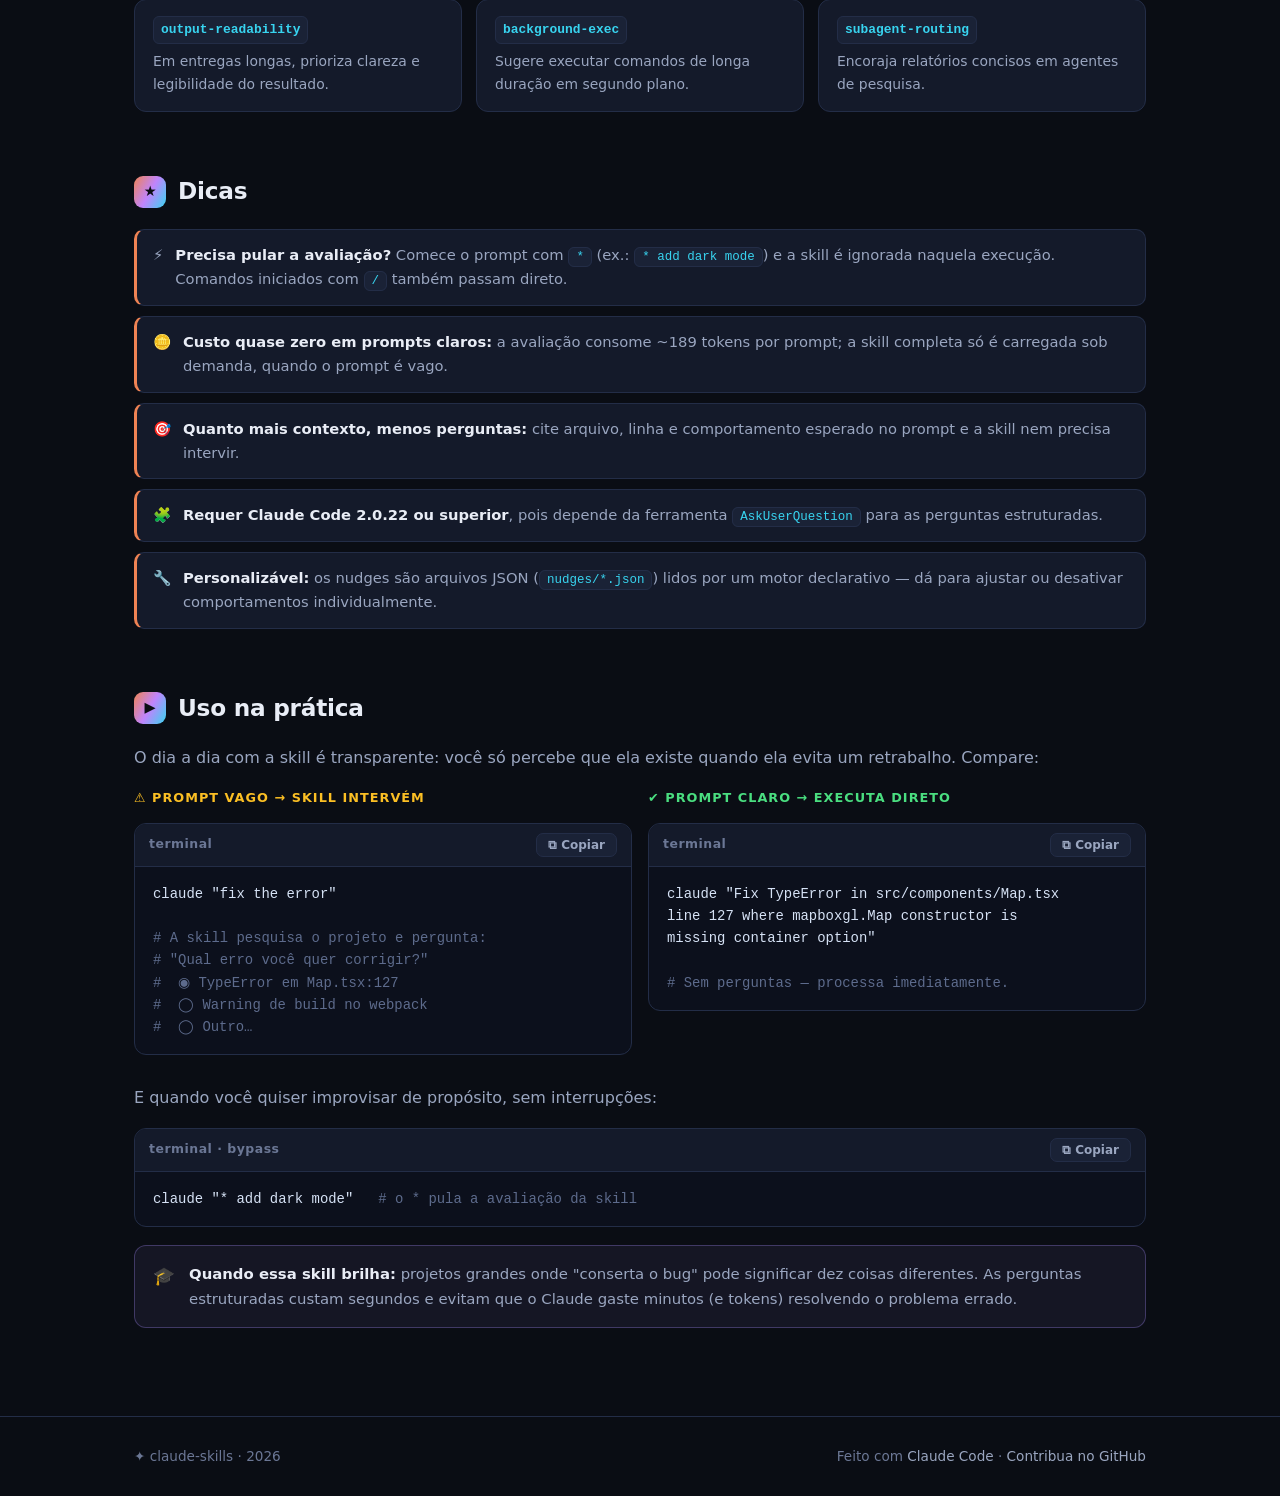
<file: docs/skills/prompt-improver.html>
<!DOCTYPE html>
<html lang="pt-BR">
<head>
  <meta charset="UTF-8">
  <meta name="viewport" content="width=device-width, initial-scale=1.0">
  <title>Prompt Improver — Claude Skills</title>
  <meta name="description" content="Skill que avalia a clareza dos seus prompts no Claude Code e faz perguntas estruturadas quando estão vagos, antes de executar.">
  <link rel="stylesheet" href="../assets/style.css">
  <link rel="icon" href="data:image/svg+xml,<svg xmlns='http://www.w3.org/2000/svg' viewBox='0 0 100 100'><text y='80' font-size='80'>✦</text></svg>">
</head>
<body>

  <header class="site-header">
    <div class="container">
      <a class="logo" href="../index.html">
        <span class="spark">✦</span>
        claude-skills<span class="tld">.catalog</span>
      </a>
      <nav class="header-nav">
        <a href="../index.html#skills" class="nav-label">Skills</a>
        <a class="btn-gh" href="https://github.com/SamuelASantos/claude-skills" target="_blank" rel="noopener">
          <svg width="16" height="16" viewBox="0 0 16 16" fill="currentColor"><path d="M8 0C3.58 0 0 3.58 0 8c0 3.54 2.29 6.53 5.47 7.59.4.07.55-.17.55-.38 0-.19-.01-.82-.01-1.49-2.01.37-2.53-.49-2.69-.94-.09-.23-.48-.94-.82-1.13-.28-.15-.68-.52-.01-.53.63-.01 1.08.58 1.23.82.72 1.21 1.87.87 2.33.66.07-.52.28-.87.51-1.07-1.78-.2-3.64-.89-3.64-3.95 0-.87.31-1.59.82-2.15-.08-.2-.36-1.02.08-2.12 0 0 .67-.21 2.2.82.64-.18 1.32-.27 2-.27s1.36.09 2 .27c1.53-1.04 2.2-.82 2.2-.82.44 1.1.16 1.92.08 2.12.51.56.82 1.27.82 2.15 0 3.07-1.87 3.75-3.65 3.95.29.25.54.73.54 1.48 0 1.07-.01 1.93-.01 2.2 0 .21.15.46.55.38A8.01 8.01 0 0 0 16 8c0-4.42-3.58-8-8-8z"/></svg>
          GitHub
        </a>
      </nav>
    </div>
  </header>

  <main>
    <div class="container">

      <nav class="breadcrumb">
        <a href="../index.html">← Voltar ao catálogo</a>
      </nav>

      <!-- Nome + Resumo -->
      <section class="skill-hero">
        <div>
          <h1><span class="grad">Prompt Improver</span></h1>
          <p class="summary">
            Avalia automaticamente a clareza dos seus prompts no Claude Code. Quando um prompt
            está vago, a skill pesquisa o contexto do projeto e faz de 1 a 6 perguntas
            estruturadas antes de executar — transformando "vibes" em instruções precisas.
          </p>
          <div class="badges">
            <span class="badge accent">✦ por severity1</span>
            <span class="badge violet">Claude Code 2.0.22+</span>
            <span class="badge cyan">~189 tokens/prompt</span>
            <span class="badge">Licença MIT</span>
          </div>
        </div>
        <div class="art">
          <img src="../assets/img/prompt-improver.svg" alt="Ilustração: um prompt vago sendo refinado pela skill em contexto claro e estruturado">
        </div>
      </section>

      <!-- Download -->
      <section class="section" id="download">
        <h2><span class="num">↓</span> Baixar e instalar</h2>
        <p>Instalação <strong>global</strong> (disponível em todos os seus projetos):</p>
        <div class="code-block">
          <div class="code-head">
            <span>bash · instalação global</span>
            <button class="copy-btn">⧉ Copiar</button>
          </div>
          <pre>git clone https://github.com/severity1/claude-code-prompt-improver.git ~/.claude/skills/prompt-improver</pre>
        </div>

        <p>Ou instalação <strong>apenas no projeto atual</strong> (execute na raiz do projeto):</p>
        <div class="code-block">
          <div class="code-head">
            <span>bash · instalação no projeto</span>
            <button class="copy-btn">⧉ Copiar</button>
          </div>
          <pre>git clone https://github.com/severity1/claude-code-prompt-improver.git .claude/skills/prompt-improver</pre>
        </div>

        <div class="callout">
          <span class="ico">💡</span>
          <span>No <strong>Windows</strong>, o <code>~</code> equivale a <code>%USERPROFILE%</code>
          (ex.: <code>C:\Users\seu-usuario\.claude\skills\prompt-improver</code>).
          Após instalar, reinicie o Claude Code para a skill ser carregada.</span>
        </div>

        <a class="source-link" href="https://github.com/severity1/claude-code-prompt-improver" target="_blank" rel="noopener">
          <svg width="16" height="16" viewBox="0 0 16 16" fill="currentColor"><path d="M8 0C3.58 0 0 3.58 0 8c0 3.54 2.29 6.53 5.47 7.59.4.07.55-.17.55-.38 0-.19-.01-.82-.01-1.49-2.01.37-2.53-.49-2.69-.94-.09-.23-.48-.94-.82-1.13-.28-.15-.68-.52-.01-.53.63-.01 1.08.58 1.23.82.72 1.21 1.87.87 2.33.66.07-.52.28-.87.51-1.07-1.78-.2-3.64-.89-3.64-3.95 0-.87.31-1.59.82-2.15-.08-.2-.36-1.02.08-2.12 0 0 .67-.21 2.2.82.64-.18 1.32-.27 2-.27s1.36.09 2 .27c1.53-1.04 2.2-.82 2.2-.82.44 1.1.16 1.92.08 2.12.51.56.82 1.27.82 2.15 0 3.07-1.87 3.75-3.65 3.95.29.25.54.73.54 1.48 0 1.07-.01 1.93-.01 2.2 0 .21.15.46.55.38A8.01 8.01 0 0 0 16 8c0-4.42-3.58-8-8-8z"/></svg>
          Repositório original no GitHub
        </a>
      </section>

      <!-- Funcionalidades -->
      <section class="section" id="funcionalidades">
        <h2><span class="num">⚙</span> Funcionalidades</h2>
        <p>
          A skill funciona por meio de <strong>hooks</strong> que interceptam o fluxo do Claude Code em
          três momentos: quando você envia um prompt (<code>UserPromptSubmit</code>), antes de
          ferramentas serem executadas (<code>PreToolUse</code>) e quando subagentes iniciam
          (<code>SubagentStart</code>). Se o prompt é claro, nada muda — ele segue direto.
          Se é vago, a skill entra em ação: pesquisa o projeto, reúne contexto e devolve
          perguntas objetivas com opções estruturadas (via <code>AskUserQuestion</code>).
        </p>
        <p>Internamente, um motor declarativo em Python aplica <strong>9 "nudges"</strong> (orientações contextuais) de forma seletiva:</p>

        <div class="feature-grid">
          <div class="feature">
            <h4><code>improve</code></h4>
            <p>Verifica a clareza do prompt e só questiona quando ele é genuinamente vago.</p>
          </div>
          <div class="feature">
            <h4><code>approach-assessment</code></h4>
            <p>Em tarefas não triviais, sugere a melhor estratégia (subagente vs. orquestração).</p>
          </div>
          <div class="feature">
            <h4><code>workflow</code></h4>
            <p>Detecta trabalho multi-etapas e recomenda planejamento antes de começar.</p>
          </div>
          <div class="feature">
            <h4><code>plan-mode</code></h4>
            <p>Avalia se a tarefa justifica entrar em modo de plano antes de codificar.</p>
          </div>
          <div class="feature">
            <h4><code>plan</code></h4>
            <p>Formata planos de forma legível e testável.</p>
          </div>
          <div class="feature">
            <h4><code>ask-user-question</code></h4>
            <p>Roteia decisões que são realmente do usuário para perguntas estruturadas.</p>
          </div>
          <div class="feature">
            <h4><code>output-readability</code></h4>
            <p>Em entregas longas, prioriza clareza e legibilidade do resultado.</p>
          </div>
          <div class="feature">
            <h4><code>background-exec</code></h4>
            <p>Sugere executar comandos de longa duração em segundo plano.</p>
          </div>
          <div class="feature">
            <h4><code>subagent-routing</code></h4>
            <p>Encoraja relatórios concisos em agentes de pesquisa.</p>
          </div>
        </div>
      </section>

      <!-- Dicas -->
      <section class="section" id="dicas">
        <h2><span class="num">★</span> Dicas</h2>
        <ul class="tip-list">
          <li><span class="ico">⚡</span><span><strong>Precisa pular a avaliação?</strong> Comece o prompt com <code>*</code> (ex.: <code>* add dark mode</code>) e a skill é ignorada naquela execução. Comandos iniciados com <code>/</code> também passam direto.</span></li>
          <li><span class="ico">🪙</span><span><strong>Custo quase zero em prompts claros:</strong> a avaliação consome ~189 tokens por prompt; a skill completa só é carregada sob demanda, quando o prompt é vago.</span></li>
          <li><span class="ico">🎯</span><span><strong>Quanto mais contexto, menos perguntas:</strong> cite arquivo, linha e comportamento esperado no prompt e a skill nem precisa intervir.</span></li>
          <li><span class="ico">🧩</span><span><strong>Requer Claude Code 2.0.22 ou superior</strong>, pois depende da ferramenta <code>AskUserQuestion</code> para as perguntas estruturadas.</span></li>
          <li><span class="ico">🔧</span><span><strong>Personalizável:</strong> os nudges são arquivos JSON (<code>nudges/*.json</code>) lidos por um motor declarativo — dá para ajustar ou desativar comportamentos individualmente.</span></li>
        </ul>
      </section>

      <!-- Uso na prática -->
      <section class="section" id="uso">
        <h2><span class="num">▶</span> Uso na prática</h2>
        <p>O dia a dia com a skill é transparente: você só percebe que ela existe quando ela evita um retrabalho. Compare:</p>

        <div class="example-pair">
          <div class="vague">
            <div class="label">⚠ Prompt vago → skill intervém</div>
            <div class="code-block">
              <div class="code-head"><span>terminal</span><button class="copy-btn">⧉ Copiar</button></div>
              <pre>claude "fix the error"

<span class="cm"># A skill pesquisa o projeto e pergunta:</span>
<span class="cm"># "Qual erro você quer corrigir?"</span>
<span class="cm">#  ◉ TypeError em Map.tsx:127</span>
<span class="cm">#  ◯ Warning de build no webpack</span>
<span class="cm">#  ◯ Outro…</span></pre>
            </div>
          </div>
          <div class="clear">
            <div class="label">✔ Prompt claro → executa direto</div>
            <div class="code-block">
              <div class="code-head"><span>terminal</span><button class="copy-btn">⧉ Copiar</button></div>
              <pre>claude "Fix TypeError in src/components/Map.tsx
line 127 where mapboxgl.Map constructor is
missing container option"

<span class="cm"># Sem perguntas — processa imediatamente.</span></pre>
            </div>
          </div>
        </div>

        <p>E quando você quiser improvisar de propósito, sem interrupções:</p>
        <div class="code-block">
          <div class="code-head"><span>terminal · bypass</span><button class="copy-btn">⧉ Copiar</button></div>
          <pre>claude "* add dark mode"   <span class="cm"># o * pula a avaliação da skill</span></pre>
        </div>

        <div class="callout">
          <span class="ico">🎓</span>
          <span><strong>Quando essa skill brilha:</strong> projetos grandes onde "conserta o bug" pode
          significar dez coisas diferentes. As perguntas estruturadas custam segundos e evitam que o
          Claude gaste minutos (e tokens) resolvendo o problema errado.</span>
        </div>
      </section>

    </div>
  </main>

  <footer class="site-footer">
    <div class="container">
      <span>✦ claude-skills · <span data-year></span></span>
      <span>Feito com <a href="https://claude.com/claude-code" target="_blank" rel="noopener">Claude Code</a> · <a href="https://github.com/SamuelASantos/claude-skills" target="_blank" rel="noopener">Contribua no GitHub</a></span>
    </div>
  </footer>

  <script src="../assets/site.js"></script>
</body>
</html>
</file>
<file: docs/assets/style.css>
/* ===========================================================
   claude-skills — design system (tema dark moderno)
   =========================================================== */

:root {
  --bg: #0a0d14;
  --bg-soft: #0e1220;
  --surface: #141a2a;
  --surface-2: #1a2236;
  --border: #232d47;
  --border-strong: #31407a;
  --text: #e9edf6;
  --muted: #9aa6c0;
  --faint: #6b7795;
  --accent: #ef8354;     /* coral */
  --accent-2: #a78bfa;   /* violeta */
  --accent-3: #38d4f0;   /* ciano */
  --ok: #4ade80;
  --warn: #fbbf24;
  --grad: linear-gradient(120deg, #ef8354 0%, #c084fc 50%, #38d4f0 100%);
  --radius: 14px;
  --mono: ui-monospace, "Cascadia Code", "JetBrains Mono", Consolas, "Courier New", monospace;
  --sans: "Segoe UI", system-ui, -apple-system, "Inter", Roboto, sans-serif;
}

* { box-sizing: border-box; }

html { scroll-behavior: smooth; }

body {
  margin: 0;
  background:
    radial-gradient(900px 500px at 80% -10%, rgba(167, 139, 250, .12), transparent 60%),
    radial-gradient(800px 450px at 10% -5%, rgba(239, 131, 84, .10), transparent 55%),
    var(--bg);
  color: var(--text);
  font-family: var(--sans);
  line-height: 1.65;
  min-height: 100vh;
  display: flex;
  flex-direction: column;
}

main { flex: 1; }

a { color: var(--accent-3); text-decoration: none; }
a:hover { text-decoration: underline; }

.container { max-width: 1060px; margin: 0 auto; padding: 0 24px; }

/* ---------- header ---------- */
.site-header {
  position: sticky;
  top: 0;
  z-index: 50;
  backdrop-filter: blur(12px);
  background: rgba(10, 13, 20, .8);
  border-bottom: 1px solid var(--border);
}

.site-header .container {
  display: flex;
  align-items: center;
  justify-content: space-between;
  height: 64px;
}

.logo {
  display: flex;
  align-items: center;
  gap: 10px;
  font-weight: 700;
  font-size: 1.05rem;
  color: var(--text);
  letter-spacing: -.01em;
  white-space: nowrap;
}
.logo:hover { text-decoration: none; }

.logo .spark {
  width: 30px; height: 30px;
  display: grid; place-items: center;
  border-radius: 9px;
  background: var(--grad);
  color: #0a0d14;
  font-size: 1rem;
}

.logo .tld { color: var(--faint); font-weight: 500; }

.header-nav { display: flex; align-items: center; gap: 18px; font-size: .92rem; }
.header-nav a { color: var(--muted); }
.header-nav a:hover { color: var(--text); text-decoration: none; }

.btn-gh {
  display: inline-flex; align-items: center; gap: 8px;
  padding: 7px 14px;
  border: 1px solid var(--border);
  border-radius: 10px;
  background: var(--surface);
  color: var(--text) !important;
  transition: border-color .2s, transform .2s;
}
.btn-gh:hover { border-color: var(--border-strong); transform: translateY(-1px); text-decoration: none; }

/* ---------- hero (index) ---------- */
.hero { padding: 72px 0 36px; text-align: center; }

.hero .eyebrow {
  display: inline-flex; align-items: center; gap: 8px;
  font-size: .8rem; font-weight: 600;
  letter-spacing: .12em; text-transform: uppercase;
  color: var(--accent);
  border: 1px solid rgba(239, 131, 84, .35);
  background: rgba(239, 131, 84, .08);
  padding: 5px 14px; border-radius: 999px;
  margin-bottom: 20px;
}

.hero h1 {
  font-size: clamp(2.1rem, 5vw, 3.4rem);
  line-height: 1.12;
  margin: 0 0 16px;
  letter-spacing: -.03em;
}

.hero h1 .grad {
  background: var(--grad);
  -webkit-background-clip: text;
  background-clip: text;
  color: transparent;
}

.hero p.lead {
  max-width: 620px;
  margin: 0 auto 32px;
  color: var(--muted);
  font-size: 1.08rem;
}

/* ---------- busca ---------- */
.search-wrap {
  position: relative;
  max-width: 560px;
  margin: 0 auto;
}

.search-wrap .icon {
  position: absolute; left: 18px; top: 50%;
  transform: translateY(-50%);
  color: var(--faint);
  pointer-events: none;
}

#search {
  width: 100%;
  padding: 15px 20px 15px 50px;
  font-size: 1rem;
  font-family: var(--sans);
  color: var(--text);
  background: var(--surface);
  border: 1px solid var(--border);
  border-radius: 999px;
  outline: none;
  transition: border-color .2s, box-shadow .2s;
}
#search::placeholder { color: var(--faint); }
#search:focus {
  border-color: var(--accent-2);
  box-shadow: 0 0 0 4px rgba(167, 139, 250, .15);
}

.search-meta {
  margin-top: 14px;
  font-size: .85rem;
  color: var(--faint);
}

/* ---------- grid de cards ---------- */
.skills-section { padding: 28px 0 80px; }

.skills-grid {
  display: grid;
  grid-template-columns: repeat(auto-fill, minmax(300px, 1fr));
  gap: 22px;
}

.skill-card {
  position: relative;
  display: flex;
  flex-direction: column;
  background: var(--surface);
  border: 1px solid var(--border);
  border-radius: var(--radius);
  overflow: hidden;
  color: var(--text);
  transition: transform .22s ease, border-color .22s ease, box-shadow .22s ease;
}
.skill-card:hover {
  transform: translateY(-4px);
  border-color: var(--border-strong);
  box-shadow: 0 14px 38px rgba(0, 0, 0, .45);
  text-decoration: none;
}

.skill-card .thumb {
  aspect-ratio: 16 / 9;
  background: var(--bg-soft);
  border-bottom: 1px solid var(--border);
  overflow: hidden;
}
.skill-card .thumb img { width: 100%; height: 100%; object-fit: cover; display: block; }

.skill-card .body { padding: 18px 20px 20px; display: flex; flex-direction: column; gap: 10px; flex: 1; }

.skill-card h3 { margin: 0; font-size: 1.15rem; letter-spacing: -.01em; }

.skill-card p { margin: 0; color: var(--muted); font-size: .92rem; flex: 1; }

.tags { display: flex; flex-wrap: wrap; gap: 7px; }

.tag {
  font-size: .72rem;
  font-weight: 600;
  color: var(--accent-3);
  background: rgba(56, 212, 240, .08);
  border: 1px solid rgba(56, 212, 240, .25);
  padding: 2px 10px;
  border-radius: 999px;
}

.card-cta {
  margin-top: 4px;
  font-size: .88rem;
  font-weight: 600;
  color: var(--accent);
  display: inline-flex; align-items: center; gap: 6px;
}

.empty-state {
  text-align: center;
  color: var(--faint);
  padding: 60px 0;
  font-size: 1rem;
  display: none;
}

/* ---------- página da skill ---------- */
.breadcrumb {
  padding: 26px 0 0;
  font-size: .88rem;
  color: var(--faint);
}
.breadcrumb a { color: var(--muted); }
.breadcrumb a:hover { color: var(--text); }

.skill-hero {
  display: grid;
  grid-template-columns: 1.1fr .9fr;
  gap: 36px;
  align-items: center;
  padding: 36px 0 16px;
}

.skill-hero h1 {
  font-size: clamp(1.9rem, 4vw, 2.7rem);
  margin: 0 0 12px;
  letter-spacing: -.02em;
}

.skill-hero h1 .grad {
  background: var(--grad);
  -webkit-background-clip: text;
  background-clip: text;
  color: transparent;
}

.skill-hero .summary { color: var(--muted); font-size: 1.08rem; margin: 0 0 20px; }

.skill-hero .art {
  border: 1px solid var(--border);
  border-radius: var(--radius);
  overflow: hidden;
  background: var(--bg-soft);
  box-shadow: 0 20px 50px rgba(0, 0, 0, .4);
}
.skill-hero .art img { display: block; width: 100%; height: auto; }

.badges { display: flex; flex-wrap: wrap; gap: 9px; }

.badge {
  display: inline-flex; align-items: center; gap: 6px;
  font-size: .78rem; font-weight: 600;
  padding: 4px 12px;
  border-radius: 999px;
  border: 1px solid var(--border);
  background: var(--surface);
  color: var(--muted);
}
.badge.accent { color: var(--accent); border-color: rgba(239, 131, 84, .35); background: rgba(239, 131, 84, .08); }
.badge.violet { color: var(--accent-2); border-color: rgba(167, 139, 250, .35); background: rgba(167, 139, 250, .08); }
.badge.cyan { color: var(--accent-3); border-color: rgba(56, 212, 240, .3); background: rgba(56, 212, 240, .07); }

/* seções de conteúdo */
.section { padding: 30px 0; }

.section h2 {
  display: flex; align-items: center; gap: 12px;
  font-size: 1.45rem;
  letter-spacing: -.01em;
  margin: 0 0 18px;
}

.section h2 .num {
  display: grid; place-items: center;
  width: 32px; height: 32px;
  font-size: .9rem;
  border-radius: 9px;
  background: var(--grad);
  color: #0a0d14;
  font-weight: 800;
  flex-shrink: 0;
}

.section p { color: var(--muted); }
.section li { color: var(--muted); margin-bottom: 8px; }
.section strong { color: var(--text); }
.section code:not(pre code) {
  font-family: var(--mono);
  font-size: .85em;
  background: var(--surface-2);
  border: 1px solid var(--border);
  border-radius: 6px;
  padding: 2px 7px;
  color: var(--accent-3);
}

/* bloco de download / código */
.code-block {
  position: relative;
  background: #0c101c;
  border: 1px solid var(--border);
  border-radius: 12px;
  margin: 14px 0;
  overflow: hidden;
}

.code-block .code-head {
  display: flex; align-items: center; justify-content: space-between;
  padding: 9px 14px;
  background: var(--surface);
  border-bottom: 1px solid var(--border);
  font-size: .78rem;
  color: var(--faint);
  font-weight: 600;
  letter-spacing: .04em;
}

.code-block pre {
  margin: 0;
  padding: 16px 18px;
  overflow-x: auto;
  font-family: var(--mono);
  font-size: .87rem;
  line-height: 1.6;
  color: #d6e2f5;
}

.code-block .cm { color: #5d6b8c; }       /* comentário */
.code-block .kw { color: var(--accent); } /* destaque */

.copy-btn {
  display: inline-flex; align-items: center; gap: 6px;
  font-size: .75rem; font-weight: 600;
  font-family: var(--sans);
  color: var(--muted);
  background: var(--surface-2);
  border: 1px solid var(--border);
  border-radius: 7px;
  padding: 4px 11px;
  cursor: pointer;
  transition: color .15s, border-color .15s;
}
.copy-btn:hover { color: var(--text); border-color: var(--border-strong); }
.copy-btn.copied { color: var(--ok); border-color: rgba(74, 222, 128, .4); }

/* cards de funcionalidades */
.feature-grid {
  display: grid;
  grid-template-columns: repeat(auto-fill, minmax(290px, 1fr));
  gap: 14px;
  margin-top: 6px;
}

.feature {
  background: var(--surface);
  border: 1px solid var(--border);
  border-radius: 12px;
  padding: 16px 18px;
}
.feature h4 {
  margin: 0 0 6px;
  font-size: .95rem;
  display: flex; align-items: center; gap: 8px;
}
.feature h4 code {
  font-family: var(--mono);
  font-size: .8rem;
  color: var(--accent-2);
  background: rgba(167, 139, 250, .1);
  border: 1px solid rgba(167, 139, 250, .25);
  border-radius: 6px;
  padding: 1px 8px;
}
.feature p { margin: 0; font-size: .87rem; color: var(--muted); }

/* dicas */
.tip-list { list-style: none; padding: 0; margin: 6px 0 0; display: grid; gap: 10px; }
.tip-list li {
  display: flex; gap: 12px;
  background: var(--surface);
  border: 1px solid var(--border);
  border-left: 3px solid var(--accent);
  border-radius: 10px;
  padding: 13px 16px;
  margin: 0;
  font-size: .92rem;
}
.tip-list li .ico { flex-shrink: 0; }

/* exemplo prático: par vago/claro */
.example-pair {
  display: grid;
  grid-template-columns: 1fr 1fr;
  gap: 16px;
  margin: 14px 0;
}

.example-pair .label {
  font-size: .8rem; font-weight: 700;
  text-transform: uppercase; letter-spacing: .08em;
  margin-bottom: 8px;
  display: flex; align-items: center; gap: 7px;
}
.example-pair .vague .label { color: var(--warn); }
.example-pair .clear .label { color: var(--ok); }

/* callout */
.callout {
  display: flex; gap: 14px;
  background: rgba(167, 139, 250, .07);
  border: 1px solid rgba(167, 139, 250, .3);
  border-radius: 12px;
  padding: 16px 18px;
  margin: 18px 0;
  font-size: .93rem;
  color: var(--muted);
}
.callout .ico { flex-shrink: 0; font-size: 1.1rem; }

/* link repositório original */
.source-link {
  display: inline-flex; align-items: center; gap: 9px;
  margin-top: 8px;
  padding: 10px 18px;
  border: 1px solid var(--border);
  border-radius: 10px;
  background: var(--surface);
  color: var(--text);
  font-weight: 600;
  font-size: .92rem;
  transition: border-color .2s, transform .2s;
}
.source-link:hover { border-color: var(--border-strong); transform: translateY(-1px); text-decoration: none; }

/* ---------- footer ---------- */
.site-footer {
  border-top: 1px solid var(--border);
  padding: 28px 0;
  margin-top: 40px;
  font-size: .85rem;
  color: var(--faint);
}
.site-footer .container { display: flex; justify-content: space-between; flex-wrap: wrap; gap: 10px; }
.site-footer a { color: var(--muted); }

/* ---------- responsivo ---------- */
@media (max-width: 760px) {
  .hero { padding: 48px 0 28px; }
  .skill-hero { grid-template-columns: 1fr; gap: 24px; }
  .skill-hero .art { order: -1; }
  .example-pair { grid-template-columns: 1fr; }
  .header-nav .nav-label { display: none; }
}

@media (max-width: 480px) {
  .logo .tld { display: none; }
}
</file>
